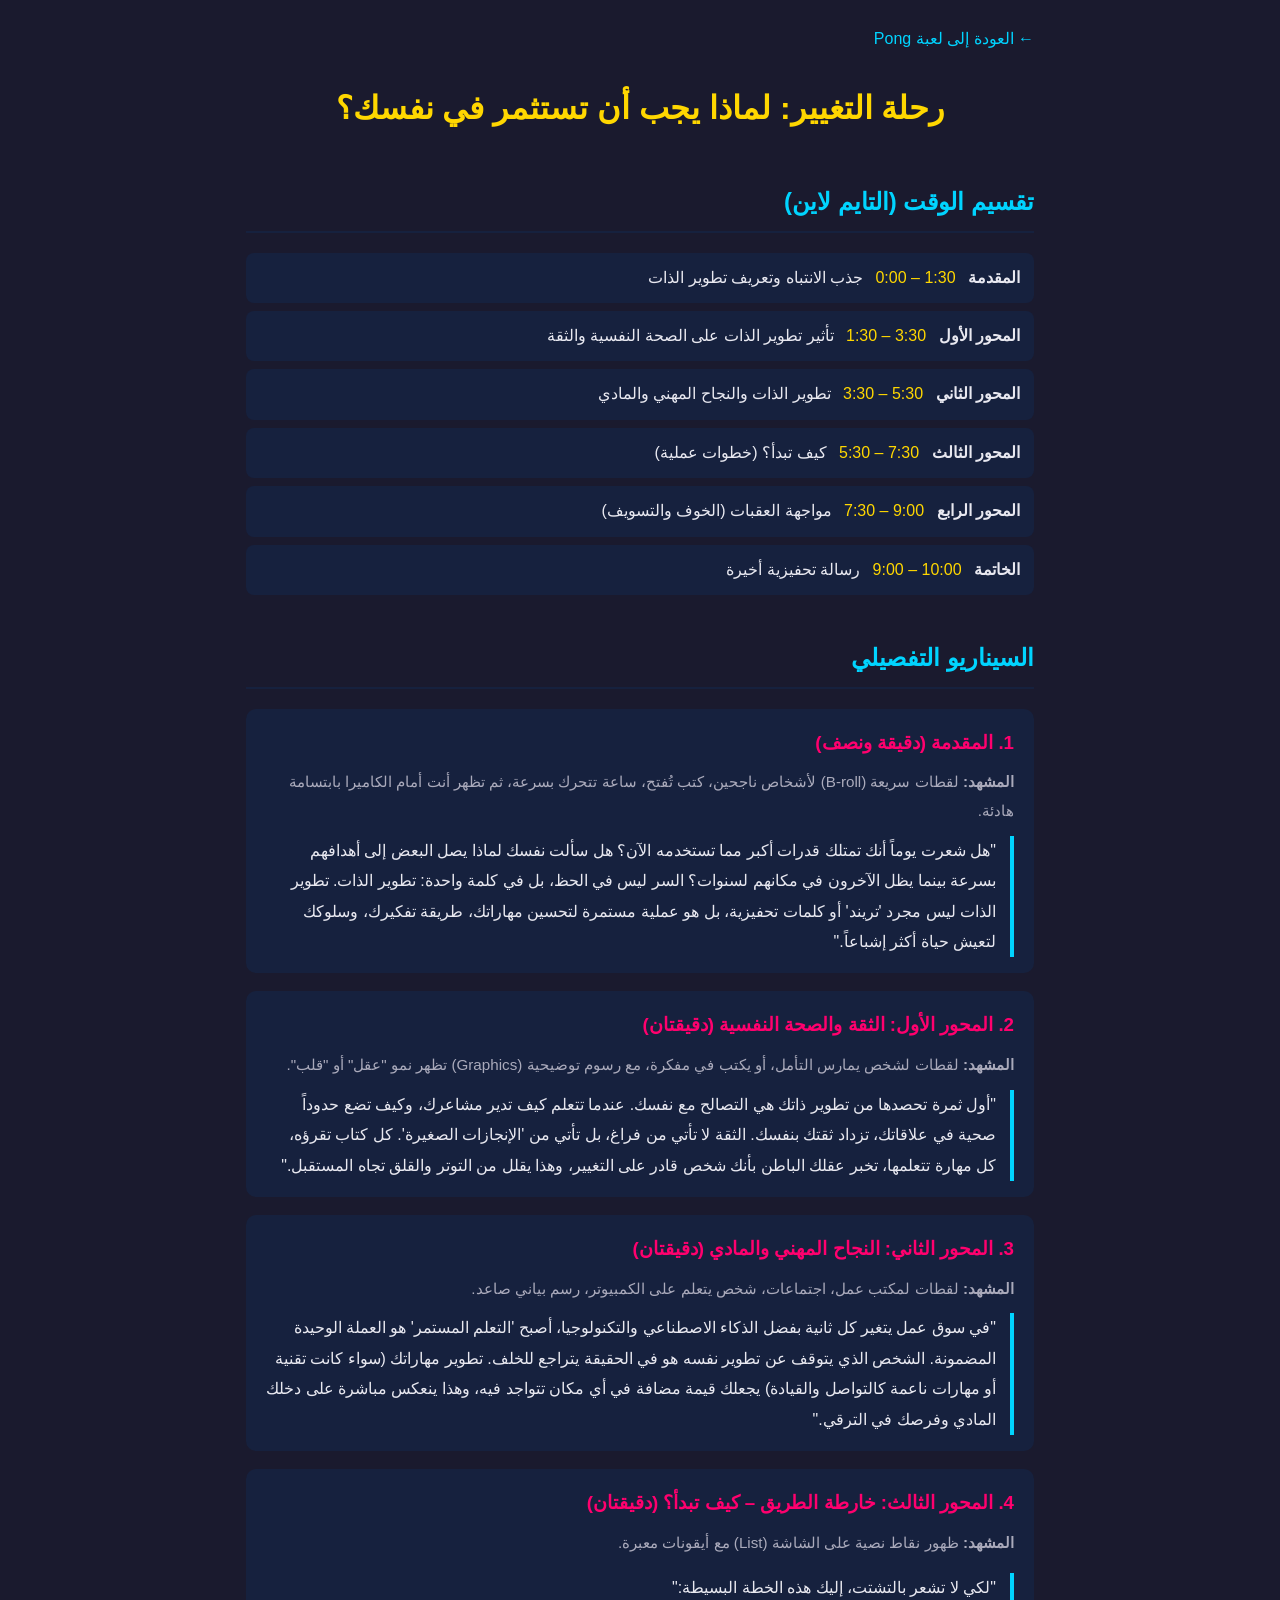
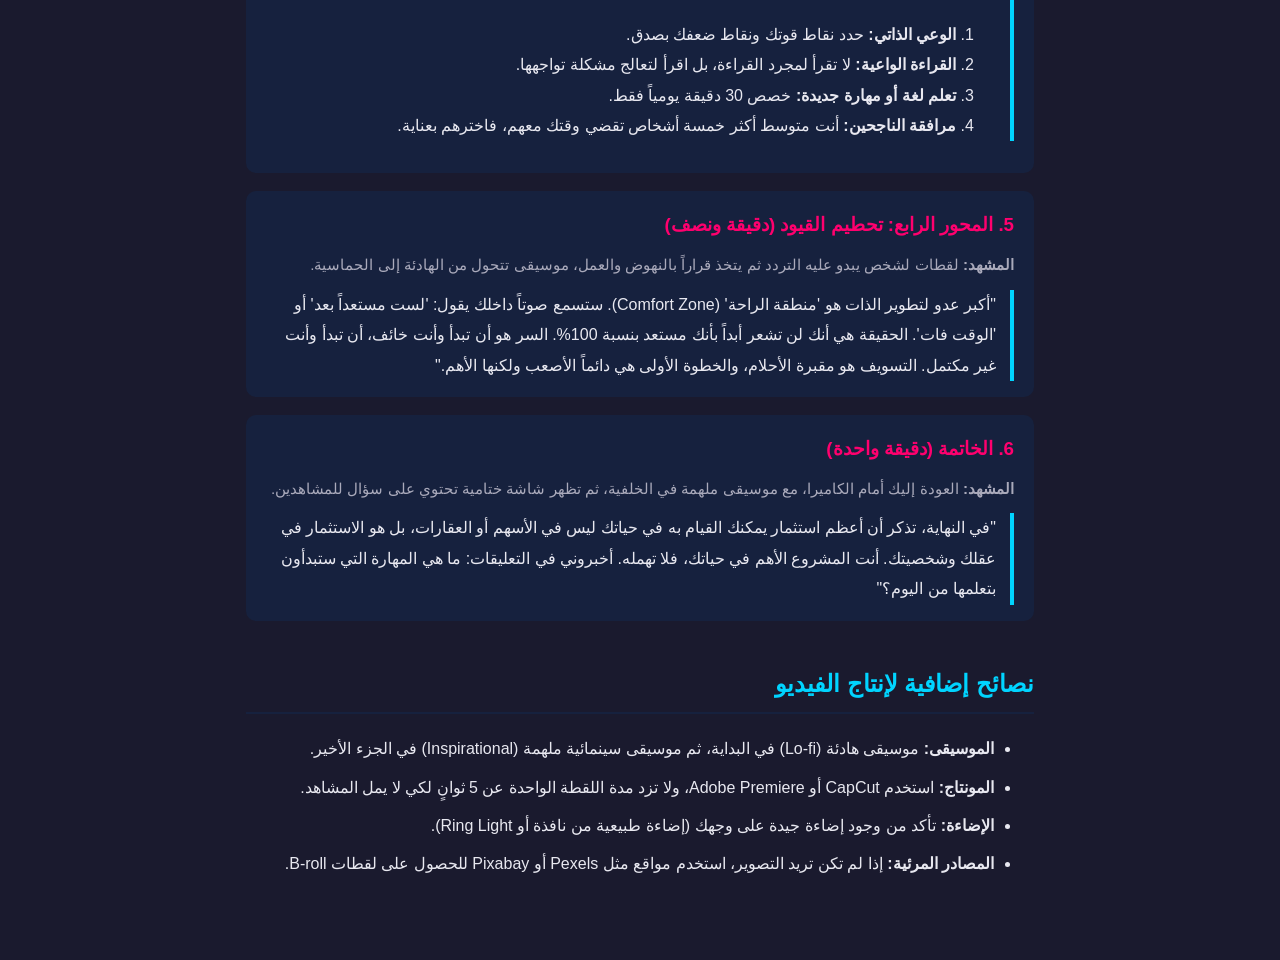
<file: video-script.html>
<!DOCTYPE html>
<html lang="ar" dir="rtl">
<head>
    <meta charset="UTF-8">
    <meta name="viewport" content="width=device-width, initial-scale=1.0">
    <title>سيناريو فيديو: رحلة التغيير</title>
    <link rel="stylesheet" href="video-script.css">
</head>
<body>
<main class="wrap">
    <a class="back" href="index.html">← العودة إلى لعبة Pong</a>
    <h1>رحلة التغيير: لماذا يجب أن تستثمر في نفسك؟</h1>

    <h2>تقسيم الوقت (التايم لاين)</h2>
    <ol class="timeline">
        <li><b>المقدمة</b> <span>0:00 – 1:30</span> جذب الانتباه وتعريف تطوير الذات</li>
        <li><b>المحور الأول</b> <span>1:30 – 3:30</span> تأثير تطوير الذات على الصحة النفسية والثقة</li>
        <li><b>المحور الثاني</b> <span>3:30 – 5:30</span> تطوير الذات والنجاح المهني والمادي</li>
        <li><b>المحور الثالث</b> <span>5:30 – 7:30</span> كيف تبدأ؟ (خطوات عملية)</li>
        <li><b>المحور الرابع</b> <span>7:30 – 9:00</span> مواجهة العقبات (الخوف والتسويف)</li>
        <li><b>الخاتمة</b> <span>9:00 – 10:00</span> رسالة تحفيزية أخيرة</li>
    </ol>

    <h2>السيناريو التفصيلي</h2>

    <section class="scene">
        <h3>1. المقدمة (دقيقة ونصف)</h3>
        <p class="visual"><b>المشهد:</b> لقطات سريعة (B-roll) لأشخاص ناجحين، كتب تُفتح، ساعة تتحرك بسرعة، ثم تظهر أنت أمام الكاميرا بابتسامة هادئة.</p>
        <p class="text">"هل شعرت يوماً أنك تمتلك قدرات أكبر مما تستخدمه الآن؟ هل سألت نفسك لماذا يصل البعض إلى أهدافهم بسرعة بينما يظل الآخرون في مكانهم لسنوات؟ السر ليس في الحظ، بل في كلمة واحدة: تطوير الذات. تطوير الذات ليس مجرد 'تريند' أو كلمات تحفيزية، بل هو عملية مستمرة لتحسين مهاراتك، طريقة تفكيرك، وسلوكك لتعيش حياة أكثر إشباعاً."</p>
    </section>

    <section class="scene">
        <h3>2. المحور الأول: الثقة والصحة النفسية (دقيقتان)</h3>
        <p class="visual"><b>المشهد:</b> لقطات لشخص يمارس التأمل، أو يكتب في مفكرة، مع رسوم توضيحية (Graphics) تظهر نمو "عقل" أو "قلب".</p>
        <p class="text">"أول ثمرة تحصدها من تطوير ذاتك هي التصالح مع نفسك. عندما تتعلم كيف تدير مشاعرك، وكيف تضع حدوداً صحية في علاقاتك، تزداد ثقتك بنفسك. الثقة لا تأتي من فراغ، بل تأتي من 'الإنجازات الصغيرة'. كل كتاب تقرؤه، كل مهارة تتعلمها، تخبر عقلك الباطن بأنك شخص قادر على التغيير، وهذا يقلل من التوتر والقلق تجاه المستقبل."</p>
    </section>

    <section class="scene">
        <h3>3. المحور الثاني: النجاح المهني والمادي (دقيقتان)</h3>
        <p class="visual"><b>المشهد:</b> لقطات لمكتب عمل، اجتماعات، شخص يتعلم على الكمبيوتر، رسم بياني صاعد.</p>
        <p class="text">"في سوق عمل يتغير كل ثانية بفضل الذكاء الاصطناعي والتكنولوجيا، أصبح 'التعلم المستمر' هو العملة الوحيدة المضمونة. الشخص الذي يتوقف عن تطوير نفسه هو في الحقيقة يتراجع للخلف. تطوير مهاراتك (سواء كانت تقنية أو مهارات ناعمة كالتواصل والقيادة) يجعلك قيمة مضافة في أي مكان تتواجد فيه، وهذا ينعكس مباشرة على دخلك المادي وفرصك في الترقي."</p>
    </section>

    <section class="scene">
        <h3>4. المحور الثالث: خارطة الطريق – كيف تبدأ؟ (دقيقتان)</h3>
        <p class="visual"><b>المشهد:</b> ظهور نقاط نصية على الشاشة (List) مع أيقونات معبرة.</p>
        <div class="text">
            <p>"لكي لا تشعر بالتشتت، إليك هذه الخطة البسيطة:"</p>
            <ol>
                <li><b>الوعي الذاتي:</b> حدد نقاط قوتك ونقاط ضعفك بصدق.</li>
                <li><b>القراءة الواعية:</b> لا تقرأ لمجرد القراءة، بل اقرأ لتعالج مشكلة تواجهها.</li>
                <li><b>تعلم لغة أو مهارة جديدة:</b> خصص 30 دقيقة يومياً فقط.</li>
                <li><b>مرافقة الناجحين:</b> أنت متوسط أكثر خمسة أشخاص تقضي وقتك معهم، فاخترهم بعناية.</li>
            </ol>
        </div>
    </section>

    <section class="scene">
        <h3>5. المحور الرابع: تحطيم القيود (دقيقة ونصف)</h3>
        <p class="visual"><b>المشهد:</b> لقطات لشخص يبدو عليه التردد ثم يتخذ قراراً بالنهوض والعمل، موسيقى تتحول من الهادئة إلى الحماسية.</p>
        <p class="text">"أكبر عدو لتطوير الذات هو 'منطقة الراحة' (Comfort Zone). ستسمع صوتاً داخلك يقول: 'لست مستعداً بعد' أو 'الوقت فات'. الحقيقة هي أنك لن تشعر أبداً بأنك مستعد بنسبة 100%. السر هو أن تبدأ وأنت خائف، أن تبدأ وأنت غير مكتمل. التسويف هو مقبرة الأحلام، والخطوة الأولى هي دائماً الأصعب ولكنها الأهم."</p>
    </section>

    <section class="scene">
        <h3>6. الخاتمة (دقيقة واحدة)</h3>
        <p class="visual"><b>المشهد:</b> العودة إليك أمام الكاميرا، مع موسيقى ملهمة في الخلفية، ثم تظهر شاشة ختامية تحتوي على سؤال للمشاهدين.</p>
        <p class="text">"في النهاية، تذكر أن أعظم استثمار يمكنك القيام به في حياتك ليس في الأسهم أو العقارات، بل هو الاستثمار في عقلك وشخصيتك. أنت المشروع الأهم في حياتك، فلا تهمله. أخبروني في التعليقات: ما هي المهارة التي ستبدأون بتعلمها من اليوم؟"</p>
    </section>

    <h2>نصائح إضافية لإنتاج الفيديو</h2>
    <ul class="tips">
        <li><b>الموسيقى:</b> موسيقى هادئة (Lo-fi) في البداية، ثم موسيقى سينمائية ملهمة (Inspirational) في الجزء الأخير.</li>
        <li><b>المونتاج:</b> استخدم CapCut أو Adobe Premiere، ولا تزد مدة اللقطة الواحدة عن 5 ثوانٍ لكي لا يمل المشاهد.</li>
        <li><b>الإضاءة:</b> تأكد من وجود إضاءة جيدة على وجهك (إضاءة طبيعية من نافذة أو Ring Light).</li>
        <li><b>المصادر المرئية:</b> إذا لم تكن تريد التصوير، استخدم مواقع مثل Pexels أو Pixabay للحصول على لقطات B-roll.</li>
    </ul>
</main>
</body>
</html>
</file>
<file: video-script.css>
* { box-sizing: border-box; }
body {
    margin: 0;
    font-family: "Segoe UI", Tahoma, "Noto Naskh Arabic", Arial, sans-serif;
    background: #1a1a2e;
    color: #e8e8f0;
    line-height: 1.9;
}
.wrap { max-width: 820px; margin: 0 auto; padding: 24px 16px 64px; }
.back { color: #00d4ff; text-decoration: none; }
.back:hover { text-decoration: underline; }
h1 { color: #ffd700; text-align: center; margin: 24px 0; }
h2 { color: #00d4ff; border-bottom: 2px solid #16213e; padding-bottom: 6px; margin-top: 40px; }
h3 { color: #ff006e; margin: 0 0 8px; }
.timeline { padding: 0; list-style: none; counter-reset: t; }
.timeline li { background: #16213e; margin: 8px 0; padding: 10px 14px; border-radius: 8px; }
.timeline span { color: #ffd700; margin: 0 8px; direction: ltr; unicode-bidi: isolate; }
.scene { background: #16213e; border-radius: 10px; padding: 16px 20px; margin: 18px 0; }
.visual { color: #aab; font-size: .95em; margin: 4px 0 10px; }
.text { border-inline-start: 4px solid #00d4ff; padding-inline-start: 14px; margin: 0; }
.tips li { margin: 8px 0; }
</file>
